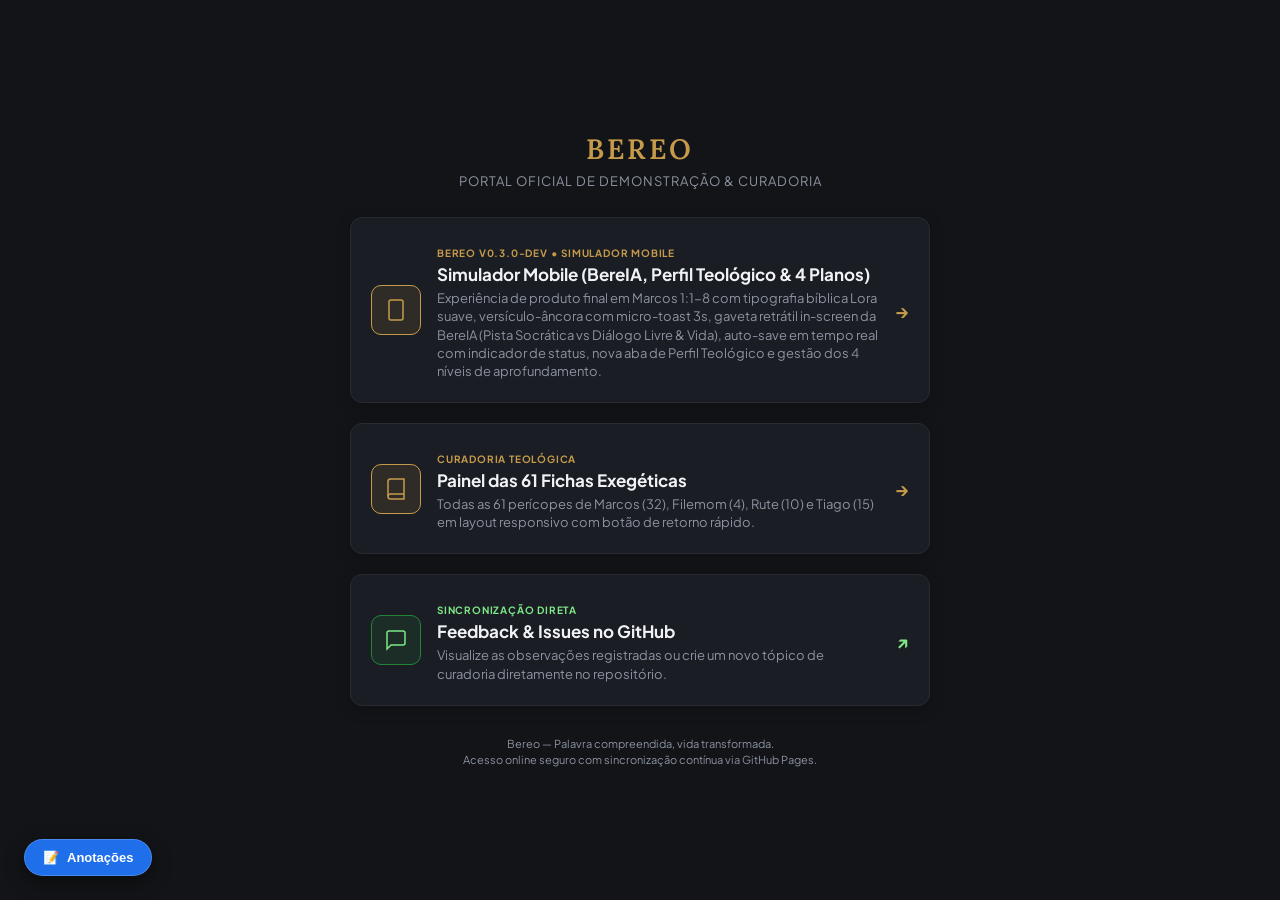
<file: index.html>
<!DOCTYPE html>
<html lang="pt-BR">
<head>
  <meta charset="UTF-8">
  <meta name="viewport" content="width=device-width, initial-scale=1.0, maximum-scale=1.0, user-scalable=no">
  <title>Bereo — Portal de Acompanhamento Online</title>
  
  <link rel="preconnect" href="https://fonts.googleapis.com">
  <link rel="preconnect" href="https://fonts.gstatic.com" crossorigin>
  <link href="https://fonts.googleapis.com/css2?family=Lora:ital,wght@0,500;0,600;1,400&family=Plus+Jakarta+Sans:wght@400;500;600;700&display=swap" rel="stylesheet">

  <style>
    :root {
      --bg: #121417;
      --card: #1A1D23;
      --card-hover: #22262E;
      --border: #262B34;
      --text: #F0F2F5;
      --text-muted: #8C93A0;
      --gold: #C59B4B;
      --gold-bg: rgba(197, 155, 75, 0.12);
      --font-serif: 'Lora', serif;
      --font-sans: 'Plus Jakarta Sans', sans-serif;
    }

    * {
      box-sizing: border-box;
      margin: 0;
      padding: 0;
    }

    body {
      background-color: var(--bg);
      color: var(--text);
      font-family: var(--font-sans);
      min-height: 100vh;
      display: flex;
      flex-direction: column;
      align-items: center;
      justify-content: center;
      padding: 24px 16px;
    }

    .hub-container {
      max-width: 580px;
      width: 100%;
      display: flex;
      flex-direction: column;
      gap: 20px;
    }

    .brand-header {
      text-align: center;
      margin-bottom: 8px;
    }

    .brand-title {
      font-family: var(--font-serif);
      font-size: 28px;
      letter-spacing: 3px;
      font-weight: 600;
      color: var(--gold);
      margin-bottom: 6px;
    }

    .brand-subtitle {
      font-size: 13px;
      color: var(--text-muted);
      text-transform: uppercase;
      letter-spacing: 1px;
    }

    .access-card {
      background: var(--card);
      border: 1px solid var(--border);
      border-radius: 12px;
      padding: 22px 20px;
      text-decoration: none;
      color: inherit;
      display: flex;
      align-items: center;
      gap: 16px;
      transition: all 0.2s ease;
      box-shadow: 0 4px 16px rgba(0,0,0,0.2);
    }

    .access-card:hover {
      background: var(--card-hover);
      border-color: var(--gold);
      transform: translateY(-2px);
    }

    .card-icon {
      width: 50px;
      height: 50px;
      border-radius: 10px;
      background: var(--gold-bg);
      border: 1px solid var(--gold);
      color: var(--gold);
      display: flex;
      align-items: center;
      justify-content: center;
      flex-shrink: 0;
    }

    .card-icon svg {
      width: 24px;
      height: 24px;
      stroke-width: 1.5;
    }

    .card-body {
      flex: 1;
    }

    .card-tag {
      font-size: 10px;
      font-weight: 700;
      letter-spacing: 0.8px;
      text-transform: uppercase;
      color: var(--gold);
      margin-bottom: 4px;
      display: inline-block;
    }

    .card-title {
      font-size: 17px;
      font-weight: 700;
      color: var(--text);
      margin-bottom: 4px;
    }

    .card-desc {
      font-size: 13px;
      color: var(--text-muted);
      line-height: 1.4;
    }

    .card-arrow {
      color: var(--gold);
      font-size: 18px;
      font-weight: bold;
    }

    .footer-note {
      text-align: center;
      font-size: 11px;
      color: var(--text-muted);
      margin-top: 10px;
      line-height: 1.5;
    }
  </style>
</head>
<body>

  <main class="hub-container">
    <header class="brand-header">
      <h1 class="brand-title">BEREO</h1>
      <p class="brand-subtitle">Portal Oficial de Demonstração & Curadoria</p>
    </header>

    <!-- CARD 1: SIMULADOR DO APLICATIVO 2.0 -->
    <a href="app.html" class="access-card">
      <div class="card-icon">
        <svg viewBox="0 0 24 24" fill="none" stroke="currentColor"><rect x="5" y="2" width="14" height="20" rx="2"/><path d="M12 18h.01"/></svg>
      </div>
      <div class="card-body">
        <span class="card-tag">Bereo v0.3.0-dev • Simulador Mobile</span>
        <h2 class="card-title">Simulador Mobile (BereIA, Perfil Teológico & 4 Planos)</h2>
        <p class="card-desc">Experiência de produto final em Marcos 1:1-8 com tipografia bíblica Lora suave, versículo-âncora com micro-toast 3s, gaveta retrátil in-screen da BereIA (Pista Socrática vs Diálogo Livre & Vida), auto-save em tempo real com indicador de status, nova aba de Perfil Teológico e gestão dos 4 níveis de aprofundamento.</p>
      </div>
      <div class="card-arrow">→</div>
    </a>

    <!-- CARD 2: CATÁLOGO OFICIAL 61 FICHAS -->
    <a href="catalogo.html" class="access-card">
      <div class="card-icon">
        <svg viewBox="0 0 24 24" fill="none" stroke="currentColor"><path d="M4 19.5A2.5 2.5 0 0 1 6.5 17H20"/><path d="M6.5 2H20v20H6.5A2.5 2.5 0 0 1 4 19.5v-15A2.5 2.5 0 0 1 6.5 2z"/></svg>
      </div>
      <div class="card-body">
        <span class="card-tag">Curadoria Teológica</span>
        <h2 class="card-title">Painel das 61 Fichas Exegéticas</h2>
        <p class="card-desc">Todas as 61 perícopes de Marcos (32), Filemom (4), Rute (10) e Tiago (15) em layout responsivo com botão de retorno rápido.</p>
      </div>
      <div class="card-arrow">→</div>
    </a>

    <!-- CARD 3: ANOTAÇÕES & FEEDBACK NO GITHUB -->
    <a href="https://github.com/jonatascjacob-ops/bereo-preview/issues" target="_blank" class="access-card">
      <div class="card-icon" style="background: rgba(35, 134, 54, 0.15); border-color: #238636; color: #7EE787;">
        <svg viewBox="0 0 24 24" fill="none" stroke="currentColor"><path d="M21 15a2 2 0 0 1-2 2H7l-4 4V5a2 2 0 0 1 2-2h14a2 2 0 0 1 2 2z"/></svg>
      </div>
      <div class="card-body">
        <span class="card-tag" style="color: #7EE787;">Sincronização Direta</span>
        <h2 class="card-title">Feedback & Issues no GitHub</h2>
        <p class="card-desc">Visualize as observações registradas ou crie um novo tópico de curadoria diretamente no repositório.</p>
      </div>
      <div class="card-arrow" style="color: #7EE787;">↗</div>
    </a>

    <footer class="footer-note">
      Bereo — Palavra compreendida, vida transformada.<br>
      Acesso online seguro com sincronização contínua via GitHub Pages.
    </footer>
  </main>

  <link rel="stylesheet" href="notes_engine.css">
  <script src="notes_engine.js"></script>
</body>
</html>
</file>
<file: notes_engine.css>
/* ==========================================================================
   BEREO — SISTEMA DE FEEDBACK & ANOTAÇÕES RÁPIDAS (CURADORIA CIRÚRGICA)
   Suporte a anotações gerais e por blocos de cada Passo (1, 2, 3 e 4)
   ========================================================================== */

/* Botão Flutuante (canto inferior esquerdo para não cobrir o Voltar ao Topo) */
.bereo-notes-float-btn {
    position: fixed;
    bottom: 24px;
    left: 24px;
    background: #1F6FEB;
    color: #FFFFFF;
    border: 1px solid rgba(255, 255, 255, 0.18);
    padding: 10px 18px;
    border-radius: 30px;
    font-family: -apple-system, BlinkMacSystemFont, "Segoe UI", Roboto, "Inter", sans-serif;
    font-size: 13px;
    font-weight: 600;
    box-shadow: 0 6px 20px rgba(0, 0, 0, 0.45);
    cursor: pointer;
    z-index: 9999;
    display: inline-flex;
    align-items: center;
    gap: 8px;
    transition: all 0.2s ease;
    user-select: none;
    -webkit-tap-highlight-color: transparent;
}

.bereo-notes-float-btn:hover {
    background: #388BFD;
    transform: translateY(-2px);
    box-shadow: 0 8px 24px rgba(0, 0, 0, 0.55);
}

.bereo-notes-badge {
    background: #FFFFFF;
    color: #1F6FEB;
    border-radius: 12px;
    padding: 2px 7px;
    font-size: 11px;
    font-weight: 700;
    min-width: 14px;
    text-align: center;
}

/* ==========================================================================
   ANOTAÇÕES POR PASSO (CIRÚRGICAS NOS BLOCOS 1, 2, 3 e 4)
   ========================================================================== */
.step-box h4 {
    display: flex !important;
    justify-content: space-between !important;
    align-items: center !important;
}

.bereo-step-note-btn {
    background: rgba(255, 255, 255, 0.05);
    border: 1px solid rgba(255, 255, 255, 0.12);
    color: #8B949E;
    font-family: -apple-system, BlinkMacSystemFont, "Segoe UI", Roboto, "Inter", sans-serif;
    font-size: 11px;
    font-weight: 500;
    padding: 3px 8px;
    border-radius: 6px;
    cursor: pointer;
    display: inline-flex;
    align-items: center;
    gap: 4px;
    transition: all 0.2s ease;
    flex-shrink: 0;
    margin-left: 8px;
}

.bereo-step-note-btn:hover {
    background: rgba(88, 166, 255, 0.12);
    border-color: rgba(88, 166, 255, 0.3);
    color: #58A6FF;
}

.bereo-step-note-btn.has-note {
    background: rgba(46, 160, 67, 0.18);
    border-color: rgba(46, 160, 67, 0.45);
    color: #7EE787;
    font-weight: 600;
}

.bereo-step-note-drawer {
    margin-top: 14px;
    padding: 10px 12px;
    background: #111418;
    border: 1px dashed rgba(88, 166, 255, 0.3);
    border-radius: 8px;
    animation: fadeIn 0.2s ease-in-out;
}

.bereo-step-note-header {
    display: flex;
    justify-content: space-between;
    align-items: center;
    font-size: 11px;
    font-weight: 600;
    text-transform: uppercase;
    letter-spacing: 0.5px;
    color: #58A6FF;
    margin-bottom: 6px;
}

.bereo-step-note-textarea {
    width: 100%;
    min-height: 56px;
    background: #161B22;
    border: 1px solid #30363D;
    border-radius: 6px;
    padding: 8px 10px;
    color: #F0F6FC;
    font-family: -apple-system, BlinkMacSystemFont, "Segoe UI", Roboto, "Inter", sans-serif;
    font-size: 12px;
    line-height: 1.45;
    resize: vertical;
    outline: none;
    box-sizing: border-box;
}

.bereo-step-note-textarea:focus {
    border-color: #58A6FF;
    box-shadow: 0 0 0 2px rgba(88, 166, 255, 0.2);
}

.bereo-step-note-footer {
    display: flex;
    justify-content: flex-end;
    margin-top: 4px;
}

/* ==========================================================================
   ANOTAÇÃO GERAL NO RODAPÉ DA FICHA
   ========================================================================== */
.bereo-card-note-box {
    background: rgba(0, 0, 0, 0.22);
    border-top: 1px solid rgba(255, 255, 255, 0.08);
    padding: 10px 20px;
    font-family: -apple-system, BlinkMacSystemFont, "Segoe UI", Roboto, "Inter", sans-serif;
}

.bereo-btn-note-toggle {
    background: none;
    border: none;
    color: #58A6FF;
    font-size: 12px;
    font-weight: 500;
    cursor: pointer;
    display: inline-flex;
    align-items: center;
    gap: 6px;
    padding: 4px 0;
    transition: color 0.2s;
}

.bereo-btn-note-toggle:hover {
    color: #79C0FF;
}

.bereo-btn-note-toggle.has-note {
    color: #7EE787;
    font-weight: 600;
}

.bereo-card-note-drawer {
    margin-top: 8px;
}

.bereo-card-note-textarea {
    width: 100%;
    min-height: 56px;
    background: #161B22;
    border: 1px solid #30363D;
    border-radius: 8px;
    padding: 8px 12px;
    color: #F0F6FC;
    font-family: -apple-system, BlinkMacSystemFont, "Segoe UI", Roboto, "Inter", sans-serif;
    font-size: 12px;
    line-height: 1.45;
    resize: vertical;
    outline: none;
    box-sizing: border-box;
}

.bereo-card-note-textarea:focus {
    border-color: #58A6FF;
    box-shadow: 0 0 0 2px rgba(88, 166, 255, 0.2);
}

.bereo-note-saved-hint {
    font-size: 11px;
    color: #7EE787;
    display: block;
    opacity: 0;
    transition: opacity 0.3s ease;
}

.bereo-note-saved-hint.show {
    opacity: 1;
}

/* ==========================================================================
   MODAL / GAVETA GERAL
   ========================================================================== */
.bereo-notes-modal-overlay {
    position: fixed;
    top: 0;
    left: 0;
    right: 0;
    bottom: 0;
    background: rgba(0, 0, 0, 0.75);
    backdrop-filter: blur(4px);
    z-index: 100000;
    display: none;
    align-items: center;
    justify-content: center;
    padding: 16px;
}

.bereo-notes-modal {
    background: #161B22;
    border: 1px solid #30363D;
    border-radius: 14px;
    max-width: 650px;
    width: 100%;
    max-height: 85vh;
    display: flex;
    flex-direction: column;
    box-shadow: 0 16px 40px rgba(0, 0, 0, 0.7);
    font-family: -apple-system, BlinkMacSystemFont, "Segoe UI", Roboto, "Inter", sans-serif;
    color: #F0F6FC;
    overflow: hidden;
}

.bereo-notes-modal-header {
    padding: 16px 20px;
    border-bottom: 1px solid #30363D;
    display: flex;
    justify-content: space-between;
    align-items: center;
    background: #1C2128;
}

.bereo-notes-modal-header h3 {
    font-size: 16px;
    font-weight: 600;
    display: flex;
    align-items: center;
    gap: 8px;
    margin: 0;
}

.bereo-btn-close-modal {
    background: none;
    border: none;
    color: #8B949E;
    font-size: 22px;
    cursor: pointer;
    line-height: 1;
    padding: 2px 6px;
    border-radius: 4px;
}

.bereo-btn-close-modal:hover {
    color: #F0F6FC;
    background: rgba(255, 255, 255, 0.1);
}

.bereo-notes-modal-body {
    padding: 18px 20px;
    overflow-y: auto;
    flex: 1;
    font-size: 13px;
    -webkit-overflow-scrolling: touch;
}

.bereo-general-note-group {
    margin-bottom: 16px;
}

.bereo-general-note-group label {
    font-weight: 600;
    font-size: 11px;
    display: block;
    margin-bottom: 6px;
    color: #D29922;
    text-transform: uppercase;
    letter-spacing: 0.5px;
}

.bereo-general-textarea {
    width: 100%;
    min-height: 60px;
    background: #0D1117;
    border: 1px solid #30363D;
    border-radius: 8px;
    padding: 8px 10px;
    color: #F0F6FC;
    font-family: inherit;
    font-size: 12px;
    line-height: 1.45;
    resize: vertical;
    outline: none;
    box-sizing: border-box;
}

.bereo-general-textarea:focus {
    border-color: #D29922;
}

.bereo-notes-rendered-section {
    margin-top: 14px;
    border-top: 1px solid #30363D;
    padding-top: 14px;
}

.bereo-notes-rendered-section h4 {
    font-size: 11px;
    text-transform: uppercase;
    letter-spacing: 0.5px;
    color: #8B949E;
    margin-bottom: 10px;
}

.bereo-note-card-group {
    background: #0D1117;
    border: 1px solid #30363D;
    border-left: 3px solid #58A6FF;
    border-radius: 8px;
    margin-bottom: 12px;
    padding: 12px 14px;
}

.bereo-note-card-title {
    font-size: 13px;
    font-weight: 600;
    color: #58A6FF;
    margin-bottom: 6px;
}

.bereo-note-step-subitem {
    background: #161B22;
    border-left: 2px solid #D29922;
    padding: 6px 10px;
    border-radius: 4px;
    margin-top: 6px;
    font-size: 12px;
}

.bereo-note-step-tag {
    font-size: 10px;
    font-weight: 700;
    text-transform: uppercase;
    color: #D29922;
    margin-bottom: 2px;
}

.bereo-note-step-content {
    color: #C9D1D9;
    line-height: 1.4;
    white-space: pre-wrap;
}

.bereo-notes-modal-footer {
    padding: 14px 20px;
    border-top: 1px solid #30363D;
    background: #1C2128;
    display: flex;
    flex-wrap: wrap;
    gap: 10px;
    align-items: center;
}

.bereo-btn-modal-action {
    display: inline-flex;
    align-items: center;
    justify-content: center;
    gap: 6px;
    padding: 8px 14px;
    border-radius: 8px;
    font-size: 12px;
    font-weight: 600;
    cursor: pointer;
    text-decoration: none;
    transition: all 0.2s;
    border: none;
}

.bereo-btn-issue {
    background: #238636;
    color: #FFFFFF;
}

.bereo-btn-issue:hover {
    background: #2EA043;
}

.bereo-btn-copy {
    background: #21262D;
    border: 1px solid #30363D;
    color: #F0F6FC;
}

.bereo-btn-copy:hover {
    background: #30363D;
}

.bereo-btn-clear {
    background: none;
    color: #F85149;
    border: 1px solid rgba(248, 81, 73, 0.35);
    padding: 7px 10px;
    font-size: 11px;
    margin-left: auto;
}

.bereo-btn-clear:hover {
    background: rgba(248, 81, 73, 0.15);
}

@keyframes fadeIn {
    from { opacity: 0; transform: translateY(-4px); }
    to { opacity: 1; transform: translateY(0); }
}

@media (max-width: 600px) {
    .bereo-notes-float-btn {
        bottom: 18px;
        left: 18px;
        padding: 8px 12px;
        font-size: 12px;
    }

    .bereo-notes-modal-footer {
        flex-direction: column;
        align-items: stretch;
    }

    .bereo-btn-modal-action {
        width: 100%;
    }

    .bereo-btn-clear {
        margin-left: 0;
        margin-top: 4px;
    }
}
</file>
